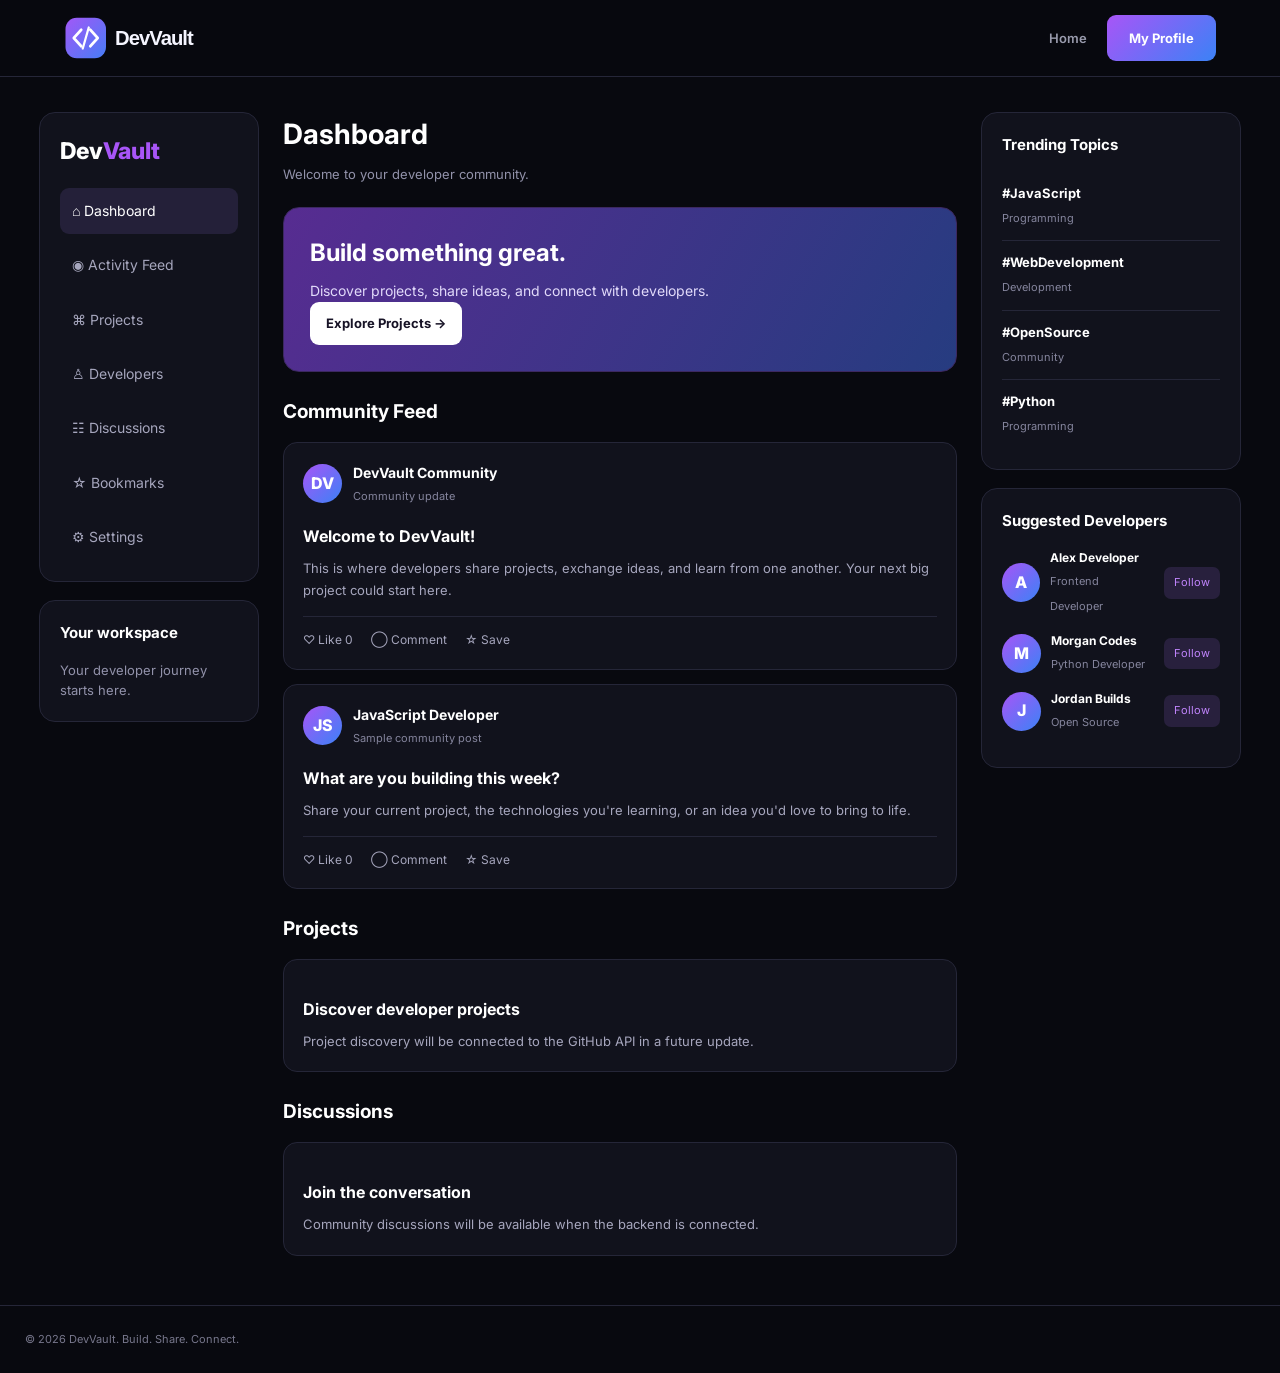
<file: dashboard.html>
<!DOCTYPE html>
<html lang="en">
<head>
    <meta charset="UTF-8">
    <meta name="viewport" content="width=device-width, initial-scale=1.0">
    <meta name="description" content="DevVault — Your developer community dashboard.">
    <title>Dashboard — DevVault</title>
    <link rel="icon" type="image/svg+xml" href="assets/favicon.svg">
    <link rel="stylesheet" href="css/style.css">
    <link rel="preconnect" href="https://fonts.googleapis.com">
    <link rel="preconnect" href="https://fonts.gstatic.com" crossorigin>
    <link href="https://fonts.googleapis.com/css2?family=Inter:wght@400;500;600;700;800&display=swap" rel="stylesheet">
    <style>
        .dashboard {
            max-width: 1250px;
            margin: auto;
            padding: 35px 24px;
            display: grid;
            grid-template-columns: 220px minmax(0, 1fr) 260px;
            gap: 24px;
        }

        .dash-panel {
            background: #11121c;
            border: 1px solid #252638;
            border-radius: 16px;
            padding: 20px;
        }

        .dash-sidebar, .dash-right {
            display: flex;
            flex-direction: column;
            gap: 18px;
        }

        .dash-brand {
            font-size: 23px;
            font-weight: 800;
            color: white;
            text-decoration: none;
        }

        .dash-brand span { color: #a855f7; }

        .dash-nav {
            display: flex;
            flex-direction: column;
            gap: 8px;
            margin-top: 18px;
        }

        .dash-nav a {
            color: #a6a6bd;
            text-decoration: none;
            padding: 12px;
            border-radius: 9px;
            font-size: 14px;
        }

        .dash-nav a:hover, .dash-nav a.active {
            background: #242039;
            color: white;
        }

        .dash-main { min-width: 0; }

        .dash-heading {
            margin-bottom: 22px;
        }

        .dash-heading h1 {
            color: white;
            font-size: 28px;
            margin: 0 0 7px;
        }

        .dash-heading p, .muted {
            color: #9292aa;
            font-size: 13px;
        }

        .welcome-card {
            padding: 26px;
            border-radius: 16px;
            background: linear-gradient(120deg, #572c91, #263c80);
            margin-bottom: 20px;
        }

        .welcome-card h2 {
            color: white;
            margin: 0 0 8px;
        }

        .welcome-card p {
            color: #e1dafa;
            font-size: 14px;
        }

        .dash-btn {
            display: inline-block;
            padding: 11px 16px;
            border-radius: 9px;
            background: white;
            color: #171326;
            text-decoration: none;
            font-size: 13px;
            font-weight: 700;
        }

        .feed-title {
            color: white;
            font-size: 19px;
            margin: 25px 0 14px;
        }

        .post {
            background: #11121c;
            border: 1px solid #252638;
            border-radius: 14px;
            padding: 19px;
            margin-bottom: 14px;
        }

        .post-top {
            display: flex;
            align-items: center;
            gap: 11px;
        }

        .avatar {
            width: 39px;
            height: 39px;
            border-radius: 50%;
            display: grid;
            place-items: center;
            background: linear-gradient(135deg, #a855f7, #3b82f6);
            color: white;
            font-weight: 800;
        }

        .post-name {
            color: white;
            font-size: 14px;
            font-weight: 700;
        }

        .post-time {
            color: #85859d;
            font-size: 11px;
            margin-top: 4px;
        }

        .post h3 {
            color: white;
            font-size: 16px;
            margin: 18px 0 8px;
        }

        .post p {
            color: #a6a6bd;
            font-size: 13px;
            line-height: 1.7;
        }

        .post-actions {
            display: flex;
            gap: 18px;
            border-top: 1px solid #252638;
            margin-top: 15px;
            padding-top: 13px;
        }

        .post-actions button {
            border: 0;
            background: none;
            color: #a6a6bd;
            cursor: pointer;
            font-size: 12px;
        }

        .post-actions button:hover,
        .post-actions button.liked {
            color: #c084fc;
        }

        .side-title {
            color: white;
            font-size: 15px;
            margin: 0 0 15px;
        }

        .trend {
            padding: 11px 0;
            border-bottom: 1px solid #252638;
        }

        .trend:last-child { border-bottom: 0; }

        .trend strong {
            display: block;
            color: white;
            font-size: 13px;
        }

        .trend span {
            color: #85859d;
            font-size: 11px;
        }

        .developer {
            display: flex;
            align-items: center;
            gap: 10px;
            margin: 13px 0;
        }

        .developer-info strong {
            color: white;
            display: block;
            font-size: 12px;
        }

        .developer-info span {
            color: #85859d;
            font-size: 11px;
        }

        .follow-btn {
            margin-left: auto;
            background: #28203d;
            color: #c084fc;
            border: 0;
            border-radius: 7px;
            padding: 7px 10px;
            cursor: pointer;
            font-size: 11px;
        }

        .dash-footer {
            text-align: center;
            color: #77778c;
            font-size: 11px;
            padding: 25px;
        }

        @media (max-width: 950px) {
            .dashboard {
                grid-template-columns: 190px minmax(0, 1fr);
            }
            .dash-right { display: none; }
        }

        @media (max-width: 650px) {
            .dashboard {
                grid-template-columns: 1fr;
                padding: 20px 14px;
            }
            .dash-sidebar { display: none; }
            .dash-heading h1 { font-size: 24px; }
        }
    </style>
</head>
<body>
    <header class="topbar">
        <a href="index.html" class="brand">
            <img src="assets/logo.svg" alt="DevVault" width="160">
        </a>
        <div class="header-actions">
            <a href="index.html" class="login-link">Home</a>
            <a href="#profile" class="signup-btn">My Profile</a>
        </div>
    </header>

    <main class="dashboard">
        <aside class="dash-sidebar">
            <div class="dash-panel">
                <a href="dashboard.html" class="dash-brand">Dev<span>Vault</span></a>
                <nav class="dash-nav">
                    <a href="dashboard.html" class="active">⌂ Dashboard</a>
                    <a href="#feed">◉ Activity Feed</a>
                    <a href="#projects">⌘ Projects</a>
                    <a href="#developers">♙ Developers</a>
                    <a href="#discussions">☷ Discussions</a>
                    <a href="#bookmarks">☆ Bookmarks</a>
                    <a href="#settings">⚙ Settings</a>
                </nav>
            </div>
            <div class="dash-panel">
                <h3 class="side-title">Your workspace</h3>
                <p class="muted">Your developer journey starts here.</p>
            </div>
        </aside>

        <section class="dash-main">
            <div class="dash-heading">
                <h1>Dashboard</h1>
                <p>Welcome to your developer community.</p>
            </div>

            <div class="welcome-card">
                <h2>Build something great.</h2>
                <p>Discover projects, share ideas, and connect with developers.</p>
                <a href="#projects" class="dash-btn">Explore Projects →</a>
            </div>

            <h2 class="feed-title" id="feed">Community Feed</h2>

            <article class="post">
                <div class="post-top">
                    <div class="avatar">DV</div>
                    <div>
                        <div class="post-name">DevVault Community</div>
                        <div class="post-time">Community update</div>
                    </div>
                </div>
                <h3>Welcome to DevVault!</h3>
                <p>This is where developers share projects, exchange ideas, and learn from one another. Your next big project could start here.</p>
                <div class="post-actions">
                    <button class="like-btn">♡ Like <span>0</span></button>
                    <button class="comment-btn">◯ Comment</button>
                    <button class="save-btn">☆ Save</button>
                </div>
            </article>

            <article class="post">
                <div class="post-top">
                    <div class="avatar">JS</div>
                    <div>
                        <div class="post-name">JavaScript Developer</div>
                        <div class="post-time">Sample community post</div>
                    </div>
                </div>
                <h3>What are you building this week?</h3>
                <p>Share your current project, the technologies you're learning, or an idea you'd love to bring to life.</p>
                <div class="post-actions">
                    <button class="like-btn">♡ Like <span>0</span></button>
                    <button class="comment-btn">◯ Comment</button>
                    <button class="save-btn">☆ Save</button>
                </div>
            </article>

            <h2 class="feed-title" id="projects">Projects</h2>
            <div class="post">
                <h3>Discover developer projects</h3>
                <p>Project discovery will be connected to the GitHub API in a future update.</p>
            </div>

            <h2 class="feed-title" id="discussions">Discussions</h2>
            <div class="post">
                <h3>Join the conversation</h3>
                <p>Community discussions will be available when the backend is connected.</p>
            </div>
        </section>

        <aside class="dash-right">
            <div class="dash-panel">
                <h3 class="side-title">Trending Topics</h3>
                <div class="trend">
                    <strong>#JavaScript</strong>
                    <span>Programming</span>
                </div>
                <div class="trend">
                    <strong>#WebDevelopment</strong>
                    <span>Development</span>
                </div>
                <div class="trend">
                    <strong>#OpenSource</strong>
                    <span>Community</span>
                </div>
                <div class="trend">
                    <strong>#Python</strong>
                    <span>Programming</span>
                </div>
            </div>

            <div class="dash-panel" id="developers">
                <h3 class="side-title">Suggested Developers</h3>
                <div class="developer">
                    <div class="avatar">A</div>
                    <div class="developer-info">
                        <strong>Alex Developer</strong>
                        <span>Frontend Developer</span>
                    </div>
                    <button class="follow-btn">Follow</button>
                </div>
                <div class="developer">
                    <div class="avatar">M</div>
                    <div class="developer-info">
                        <strong>Morgan Codes</strong>
                        <span>Python Developer</span>
                    </div>
                    <button class="follow-btn">Follow</button>
                </div>
                <div class="developer">
                    <div class="avatar">J</div>
                    <div class="developer-info">
                        <strong>Jordan Builds</strong>
                        <span>Open Source</span>
                    </div>
                    <button class="follow-btn">Follow</button>
                </div>
            </div>
        </aside>
    </main>

    <footer class="dash-footer">
        © 2026 DevVault. Build. Share. Connect.
    </footer>

    <script>
        document.querySelectorAll(".like-btn").forEach(button => {
            button.addEventListener("click", () => {
                const count = button.querySelector("span");
                const liked = button.classList.toggle("liked");
                count.textContent = Number(count.textContent) + (liked ? 1 : -1);
                button.firstChild.textContent = liked ? "♥ Like " : "♡ Like ";
            });
        });

        document.querySelectorAll(".save-btn").forEach(button => {
            button.addEventListener("click", () => {
                const saved = button.classList.toggle("liked");
                button.textContent = saved ? "★ Saved" : "☆ Save";
            });
        });

        document.querySelectorAll(".follow-btn").forEach(button => {
            button.addEventListener("click", () => {
                const following = button.textContent === "Following";
                button.textContent = following ? "Follow" : "Following";
            });
        });

        document.querySelectorAll(".comment-btn").forEach(button => {
            button.addEventListener("click", () => {
                alert("Comments will be available when the community backend is connected.");
            });
        });
    </script>
</body>
</html>
</file>
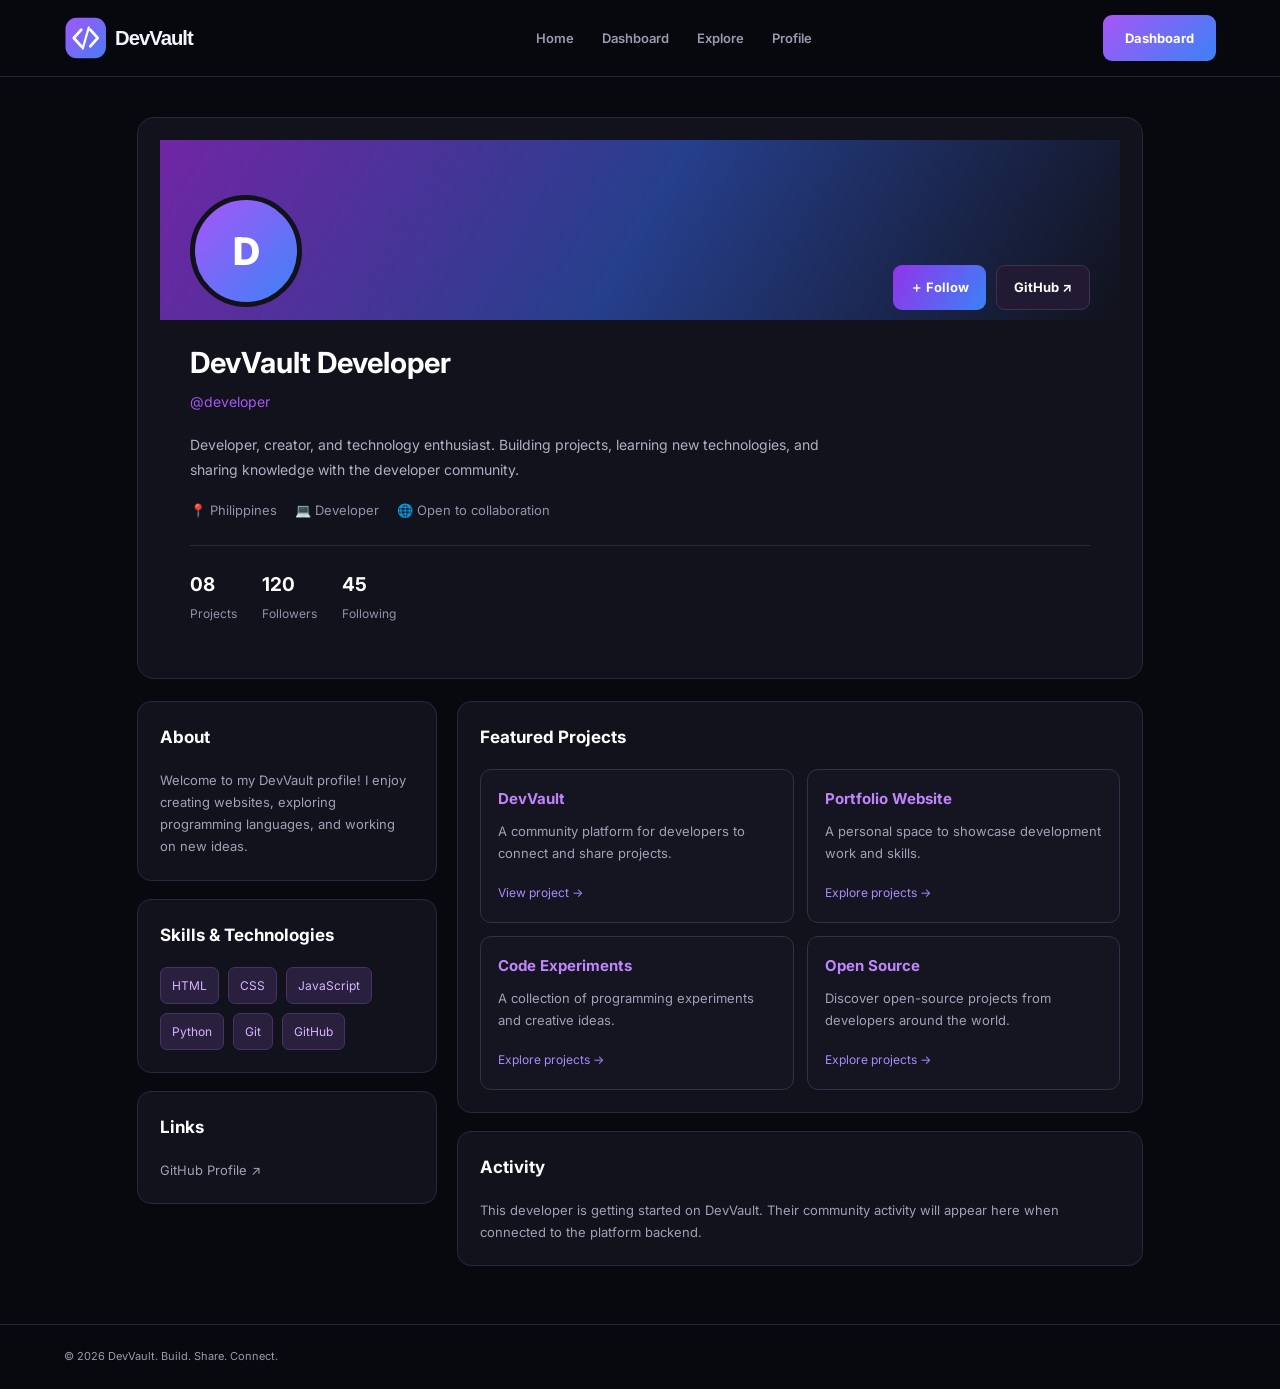
<file: profile.html>
<!DOCTYPE html>
<html lang="en">
<head>
    <meta charset="UTF-8">
    <meta name="viewport" content="width=device-width, initial-scale=1.0">
    <meta name="theme-color" content="#08090f">
    <meta name="description" content="Developer profile on DevVault.">
    <title>Developer Profile — DevVault</title>

    <link rel="icon" type="image/svg+xml" href="assets/favicon.svg">
    <link rel="stylesheet" href="css/style.css">

    <link rel="preconnect" href="https://fonts.googleapis.com">
    <link rel="preconnect" href="https://fonts.gstatic.com" crossorigin>
    <link href="https://fonts.googleapis.com/css2?family=Inter:wght@400;500;600;700;800&display=swap" rel="stylesheet">

    <style>
        .profile-container {
            max-width: 1050px;
            margin: auto;
            padding: 40px 22px;
        }

        .profile-card {
            background: #11121c;
            border: 1px solid #28283b;
            border-radius: 17px;
            overflow: hidden;
        }

        .profile-cover {
            height: 180px;
            background: linear-gradient(120deg, #7026a5, #263f8c, #11121c);
        }

        .profile-content {
            padding: 0 30px 30px;
        }

        .profile-top {
            display: flex;
            align-items: end;
            justify-content: space-between;
            gap: 15px;
            margin-top: -55px;
            flex-wrap: wrap;
        }

        .profile-avatar {
            width: 112px;
            height: 112px;
            border: 5px solid #11121c;
            border-radius: 50%;
            background: linear-gradient(135deg, #a855f7, #3b82f6);
            display: grid;
            place-items: center;
            color: white;
            font-size: 38px;
            font-weight: 800;
        }

        .profile-buttons {
            display: flex;
            gap: 10px;
            margin-bottom: 12px;
        }

        .profile-buttons button,
        .profile-buttons a {
            padding: 11px 17px;
            border-radius: 9px;
            border: 1px solid #39334e;
            background: #211a32;
            color: white;
            font-size: 13px;
            font-weight: 700;
            text-decoration: none;
            cursor: pointer;
        }

        .profile-buttons .follow {
            background: linear-gradient(120deg, #9333ea, #3b82f6);
            border: none;
        }

        .profile-name {
            margin-top: 18px;
        }

        .profile-name h1 {
            color: white;
            font-size: 29px;
            margin: 0 0 5px;
        }

        .profile-name .username {
            color: #a855f7;
            font-size: 14px;
        }

        .profile-bio {
            color: #b0b0c3;
            line-height: 1.8;
            font-size: 14px;
            max-width: 650px;
            margin: 18px 0;
        }

        .profile-details {
            display: flex;
            flex-wrap: wrap;
            gap: 18px;
            color: #9292aa;
            font-size: 13px;
        }

        .profile-stats {
            display: flex;
            gap: 25px;
            flex-wrap: wrap;
            padding-top: 24px;
            margin-top: 24px;
            border-top: 1px solid #29293b;
        }

        .stat strong {
            display: block;
            color: white;
            font-size: 19px;
        }

        .stat span {
            color: #9292aa;
            font-size: 12px;
        }

        .profile-layout {
            display: grid;
            grid-template-columns: 300px minmax(0, 1fr);
            gap: 20px;
            margin-top: 22px;
        }

        .profile-panel {
            background: #11121c;
            border: 1px solid #28283b;
            border-radius: 14px;
            padding: 22px;
            margin-bottom: 18px;
        }

        .profile-panel h2 {
            color: white;
            font-size: 17px;
            margin: 0 0 18px;
        }

        .profile-panel p {
            color: #a0a0b6;
            font-size: 13px;
            line-height: 1.7;
        }

        .skill-list {
            display: flex;
            flex-wrap: wrap;
            gap: 9px;
        }

        .skill {
            background: #29203d;
            border: 1px solid #493263;
            color: #d5b4ff;
            border-radius: 7px;
            padding: 8px 11px;
            font-size: 12px;
        }

        .project-list {
            display: grid;
            grid-template-columns: repeat(2, minmax(0, 1fr));
            gap: 13px;
        }

        .project {
            padding: 17px;
            border: 1px solid #303047;
            border-radius: 11px;
            background: #151522;
        }

        .project h3 {
            color: #c084fc;
            font-size: 15px;
            margin: 0 0 9px;
        }

        .project p {
            margin: 0 0 15px;
        }

        .project a {
            color: #a78bfa;
            font-size: 12px;
            text-decoration: none;
        }

        .profile-message {
            color: #9999ae;
            font-size: 13px;
            margin-top: 12px;
        }

        @media (max-width: 700px) {
            .profile-layout {
                grid-template-columns: 1fr;
            }

            .project-list {
                grid-template-columns: 1fr;
            }

            .profile-content {
                padding: 0 17px 22px;
            }

            .profile-name h1 {
                font-size: 24px;
            }

            .profile-cover {
                height: 135px;
            }
        }
    </style>
</head>

<body>

    <header class="topbar">
        <a href="index.html" class="brand">
            <img src="assets/logo.svg" alt="DevVault" width="160">
        </a>

        <nav class="desktop-nav">
            <a href="index.html">Home</a>
            <a href="dashboard.html">Dashboard</a>
            <a href="projects.html">Explore</a>
            <a href="profile.html">Profile</a>
        </nav>

        <div class="header-actions">
            <a href="dashboard.html" class="signup-btn">Dashboard</a>
        </div>
    </header>

    <main class="profile-container">

        <section class="profile-card">
            <div class="profile-cover"></div>

            <div class="profile-content">

                <div class="profile-top">
                    <div class="profile-avatar">D</div>

                    <div class="profile-buttons">
                        <button class="follow" id="follow-button">＋ Follow</button>
                        <a href="https://github.com/" target="_blank" rel="noopener noreferrer">GitHub ↗</a>
                    </div>
                </div>

                <div class="profile-name">
                    <h1>DevVault Developer</h1>
                    <div class="username">@developer</div>
                </div>

                <p class="profile-bio">
                    Developer, creator, and technology enthusiast.
                    Building projects, learning new technologies, and
                    sharing knowledge with the developer community.
                </p>

                <div class="profile-details">
                    <span>📍 Philippines</span>
                    <span>💻 Developer</span>
                    <span>🌐 Open to collaboration</span>
                </div>

                <div class="profile-stats">
                    <div class="stat">
                        <strong>08</strong>
                        <span>Projects</span>
                    </div>

                    <div class="stat">
                        <strong id="followers">120</strong>
                        <span>Followers</span>
                    </div>

                    <div class="stat">
                        <strong>45</strong>
                        <span>Following</span>
                    </div>
                </div>

            </div>
        </section>

        <div class="profile-layout">

            <aside>
                <section class="profile-panel">
                    <h2>About</h2>
                    <p>
                        Welcome to my DevVault profile! I enjoy creating
                        websites, exploring programming languages, and
                        working on new ideas.
                    </p>
                </section>

                <section class="profile-panel">
                    <h2>Skills & Technologies</h2>

                    <div class="skill-list">
                        <span class="skill">HTML</span>
                        <span class="skill">CSS</span>
                        <span class="skill">JavaScript</span>
                        <span class="skill">Python</span>
                        <span class="skill">Git</span>
                        <span class="skill">GitHub</span>
                    </div>
                </section>

                <section class="profile-panel">
                    <h2>Links</h2>
                    <p>
                        <a href="https://github.com/" target="_blank" rel="noopener noreferrer">
                            GitHub Profile ↗
                        </a>
                    </p>
                </section>
            </aside>

            <section>
                <div class="profile-panel">
                    <h2>Featured Projects</h2>

                    <div class="project-list">

                        <article class="project">
                            <h3>DevVault</h3>
                            <p>A community platform for developers to connect and share projects.</p>
                            <a href="index.html">View project →</a>
                        </article>

                        <article class="project">
                            <h3>Portfolio Website</h3>
                            <p>A personal space to showcase development work and skills.</p>
                            <a href="projects.html">Explore projects →</a>
                        </article>

                        <article class="project">
                            <h3>Code Experiments</h3>
                            <p>A collection of programming experiments and creative ideas.</p>
                            <a href="projects.html">Explore projects →</a>
                        </article>

                        <article class="project">
                            <h3>Open Source</h3>
                            <p>Discover open-source projects from developers around the world.</p>
                            <a href="projects.html">Explore projects →</a>
                        </article>

                    </div>
                </div>

                <div class="profile-panel">
                    <h2>Activity</h2>
                    <p>
                        This developer is getting started on DevVault.
                        Their community activity will appear here when
                        connected to the platform backend.
                    </p>
                </div>
            </section>

        </div>

    </main>

    <footer>
        <p>© 2026 DevVault. Build. Share. Connect.</p>
    </footer>

    <script>
        const followButton = document.getElementById("follow-button");
        const followers = document.getElementById("followers");

        let following = false;
        let followerCount = 120;

        followButton.addEventListener("click", () => {
            following = !following;

            followerCount += following ? 1 : -1;
            followers.textContent = followerCount;

            followButton.textContent = following ? "✓ Following" : "＋ Follow";
        });
    </script>

</body>
</html>
</file>
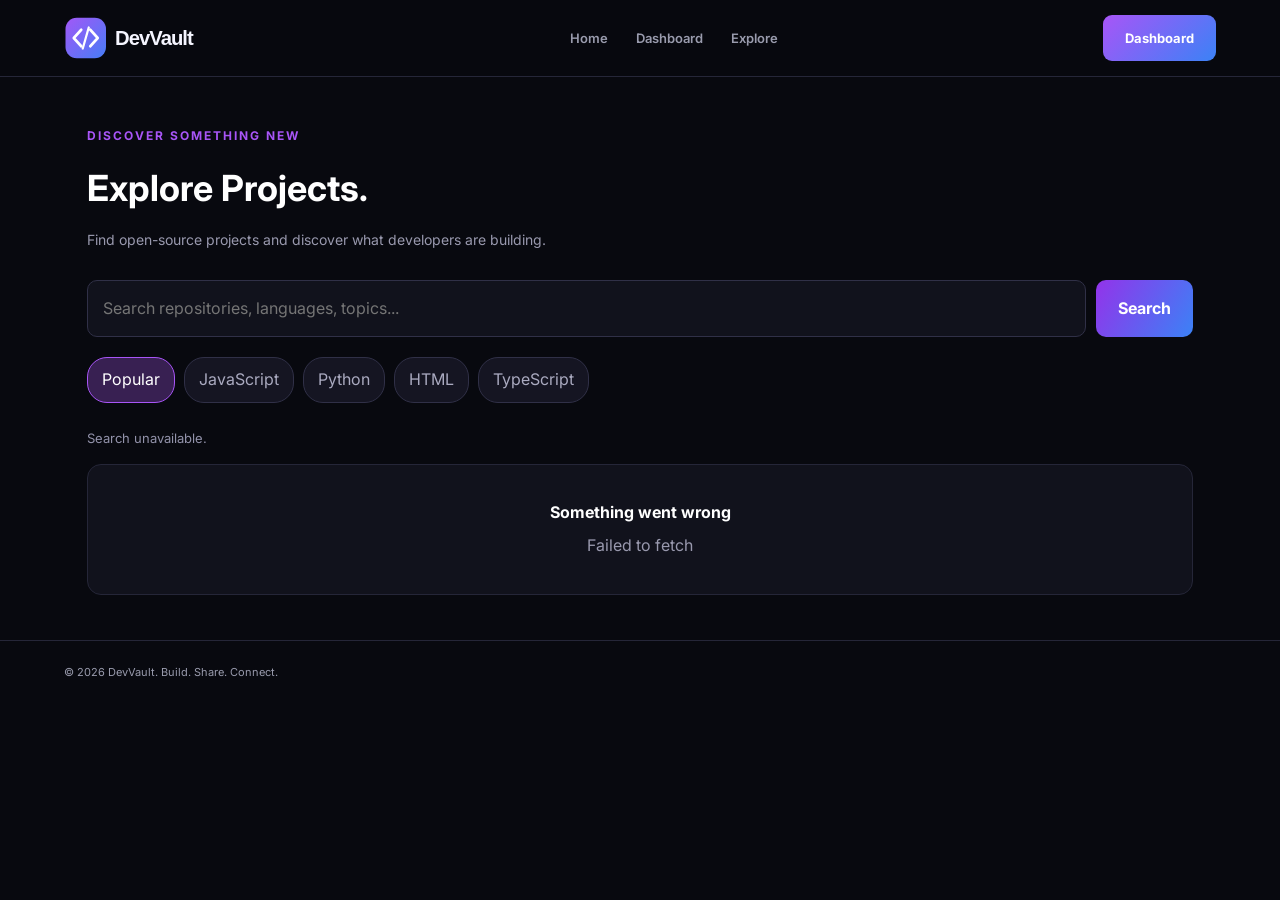
<file: projects.html>
<!DOCTYPE html>
<html lang="en">
<head>
    <meta charset="UTF-8">
    <meta name="viewport" content="width=device-width, initial-scale=1.0">
    <meta name="theme-color" content="#08090f">
    <title>Explore Projects — DevVault</title>
    <link rel="icon" type="image/svg+xml" href="assets/favicon.svg">
    <link rel="stylesheet" href="css/style.css">
    <link rel="preconnect" href="https://fonts.googleapis.com">
    <link rel="preconnect" href="https://fonts.gstatic.com" crossorigin>
    <link href="https://fonts.googleapis.com/css2?family=Inter:wght@400;500;600;700;800&display=swap" rel="stylesheet">

    <style>
        .explorer {
            max-width: 1150px;
            margin: auto;
            padding: 45px 22px;
        }

        .explorer-heading {
            margin-bottom: 28px;
        }

        .explorer-heading span {
            color: #a855f7;
            font-size: 12px;
            font-weight: 700;
            letter-spacing: 2px;
        }

        .explorer-heading h1 {
            color: white;
            font-size: 36px;
            margin: 12px 0;
        }

        .explorer-heading p {
            color: #9999ae;
            font-size: 14px;
        }

        .search-area {
            display: flex;
            gap: 10px;
            margin-bottom: 20px;
        }

        .search-area input {
            flex: 1;
            min-width: 0;
            padding: 15px;
            background: #11121c;
            border: 1px solid #303047;
            border-radius: 10px;
            color: white;
            font: inherit;
            outline: none;
        }

        .search-area input:focus {
            border-color: #a855f7;
        }

        .search-area button {
            padding: 0 22px;
            border: none;
            border-radius: 10px;
            color: white;
            background: linear-gradient(120deg, #9333ea, #3b82f6);
            font-weight: 700;
            cursor: pointer;
        }

        .filters {
            display: flex;
            flex-wrap: wrap;
            gap: 9px;
            margin-bottom: 25px;
        }

        .filter-btn {
            padding: 9px 14px;
            background: #151522;
            color: #aaaac0;
            border: 1px solid #303047;
            border-radius: 20px;
            cursor: pointer;
        }

        .filter-btn.active {
            color: white;
            background: #382052;
            border-color: #a855f7;
        }

        .results-info {
            color: #9292aa;
            font-size: 13px;
            margin-bottom: 15px;
        }

        .project-grid {
            display: grid;
            grid-template-columns: repeat(2, minmax(0, 1fr));
            gap: 15px;
        }

        .project-card {
            background: #11121c;
            border: 1px solid #252638;
            border-radius: 14px;
            padding: 20px;
            min-width: 0;
        }

        .project-card h3 {
            color: #c084fc;
            font-size: 16px;
            overflow-wrap: anywhere;
        }

        .project-card h3 a {
            color: inherit;
            text-decoration: none;
        }

        .project-card h3 a:hover {
            text-decoration: underline;
        }

        .project-card p {
            color: #a3a3b8;
            font-size: 13px;
            line-height: 1.7;
            min-height: 42px;
        }

        .project-owner {
            color: #77778f;
            font-size: 12px;
        }

        .project-meta {
            display: flex;
            flex-wrap: wrap;
            gap: 14px;
            margin-top: 18px;
            padding-top: 13px;
            border-top: 1px solid #29293b;
            color: #aaaac0;
            font-size: 12px;
        }

        .project-language {
            color: #c084fc;
        }

        .state-message {
            grid-column: 1 / -1;
            padding: 35px 15px;
            text-align: center;
            color: #9999ae;
            background: #11121c;
            border: 1px solid #252638;
            border-radius: 14px;
        }

        .state-message strong {
            display: block;
            color: white;
            margin-bottom: 8px;
        }

        @media (max-width: 650px) {
            .explorer-heading h1 {
                font-size: 28px;
            }

            .project-grid {
                grid-template-columns: 1fr;
            }

            .search-area button {
                padding: 0 14px;
            }
        }
    </style>
</head>

<body>
    <header class="topbar">
        <a href="index.html" class="brand">
            <img src="assets/logo.svg" alt="DevVault" width="160">
        </a>

        <nav class="desktop-nav">
            <a href="index.html">Home</a>
            <a href="dashboard.html">Dashboard</a>
            <a href="projects.html">Explore</a>
        </nav>

        <div class="header-actions">
            <a href="dashboard.html" class="signup-btn">Dashboard</a>
        </div>
    </header>

    <main class="explorer">
        <div class="explorer-heading">
            <span>DISCOVER SOMETHING NEW</span>
            <h1>Explore Projects.</h1>
            <p>Find open-source projects and discover what developers are building.</p>
        </div>

        <form class="search-area" id="search-form">
            <input
                type="search"
                id="search-input"
                placeholder="Search repositories, languages, topics..."
                aria-label="Search GitHub repositories"
                required
            >
            <button type="submit" id="search-button">Search</button>
        </form>

        <div class="filters">
            <button class="filter-btn active" data-query="stars:>100">Popular</button>
            <button class="filter-btn" data-query="language:javascript">JavaScript</button>
            <button class="filter-btn" data-query="language:python">Python</button>
            <button class="filter-btn" data-query="language:html">HTML</button>
            <button class="filter-btn" data-query="language:typescript">TypeScript</button>
        </div>

        <div class="results-info" id="results-info">
            Discovering popular repositories...
        </div>

        <section class="project-grid" id="project-grid">
            <div class="state-message">
                <strong>Loading projects...</strong>
                Please wait.
            </div>
        </section>
    </main>

    <footer>
        <p>© 2026 DevVault. Build. Share. Connect.</p>
    </footer>

    <script>
        const grid = document.getElementById("project-grid");
        const info = document.getElementById("results-info");
        const form = document.getElementById("search-form");
        const input = document.getElementById("search-input");
        const searchButton = document.getElementById("search-button");
        const filters = document.querySelectorAll(".filter-btn");

        let currentQuery = "stars:>100";
        let requestNumber = 0;

        function escapeHTML(value = "") {
            return String(value).replace(/[&<>"']/g, char => ({
                "&": "&amp;",
                "<": "&lt;",
                ">": "&gt;",
                '"': "&quot;",
                "'": "&#39;"
            })[char]);
        }

        function showMessage(title, message) {
            grid.innerHTML = `
                <div class="state-message">
                    <strong>${escapeHTML(title)}</strong>
                    ${escapeHTML(message)}
                </div>
            `;
        }

        function createCard(repo) {
            const description = repo.description || "No description provided.";
            const language = repo.language || "Not specified";
            const updated = new Date(repo.updated_at).toLocaleDateString();

            return `
                <article class="project-card">
                    <div class="project-owner">
                        ${escapeHTML(repo.owner.login)}
                    </div>

                    <h3>
                        <a href="${escapeHTML(repo.html_url)}"
                           target="_blank"
                           rel="noopener noreferrer">
                            ${escapeHTML(repo.name)}
                        </a>
                    </h3>

                    <p>${escapeHTML(description)}</p>

                    <div class="project-meta">
                        <span class="project-language">
                            ● ${escapeHTML(language)}
                        </span>
                        <span>★ ${Number(repo.stargazers_count).toLocaleString()}</span>
                        <span>⑂ ${Number(repo.forks_count).toLocaleString()}</span>
                        <span>Updated ${escapeHTML(updated)}</span>
                    </div>
                </article>
            `;
        }

        async function searchRepositories(query) {
            const thisRequest = ++requestNumber;

            currentQuery = query;
            info.textContent = "Searching GitHub...";
            searchButton.disabled = true;
            searchButton.textContent = "Searching...";
            showMessage("Finding projects", "Connecting to the GitHub public API...");

            try {
                const url = new URL("https://api.github.com/search/repositories");
                url.searchParams.set("q", query);
                url.searchParams.set("sort", "stars");
                url.searchParams.set("order", "desc");
                url.searchParams.set("per_page", "12");

                const response = await fetch(url, {
                    headers: {
                        "Accept": "application/vnd.github+json"
                    }
                });

                if (thisRequest !== requestNumber) return;

                if (response.status === 403 || response.status === 429) {
                    throw new Error("GitHub's search limit has been reached. Please wait and try again.");
                }

                if (!response.ok) {
                    throw new Error("GitHub could not complete the search. Please try again.");
                }

                const data = await response.json();

                if (!data.items || data.items.length === 0) {
                    info.textContent = "No repositories found.";
                    showMessage("No results", "Try a different search term.");
                    return;
                }

                grid.innerHTML = data.items.map(createCard).join("");
                info.textContent = `${data.total_count.toLocaleString()} repositories found. Showing up to 12 results.`;

            } catch (error) {
                if (thisRequest !== requestNumber) return;
                info.textContent = "Search unavailable.";
                showMessage("Something went wrong", error.message);
            } finally {
                if (thisRequest === requestNumber) {
                    searchButton.disabled = false;
                    searchButton.textContent = "Search";
                }
            }
        }

        form.addEventListener("submit", event => {
            event.preventDefault();

            const searchTerm = input.value.trim();

            if (!searchTerm) return;

            filters.forEach(button => button.classList.remove("active"));
            searchRepositories(searchTerm);
        });

        filters.forEach(button => {
            button.addEventListener("click", () => {
                filters.forEach(item => item.classList.remove("active"));
                button.classList.add("active");
                input.value = "";
                searchRepositories(button.dataset.query);
            });
        });

        searchRepositories(currentQuery);
    </script>
</body>
</html>
</file>
<file: css/style.css>
/* =========================================
   DEVAULT — COMPLETE WEBSITE STYLESHEET
   Build. Share. Connect.
========================================= */

/* RESET */

* {
    margin: 0;
    padding: 0;
    box-sizing: border-box;
}

html {
    scroll-behavior: smooth;
}

body {
    font-family: 'Inter', sans-serif;
    background: #08090f;
    color: #f5f5ff;
    line-height: 1.6;
    overflow-x: hidden;
}

a {
    color: inherit;
    text-decoration: none;
}

button,
input,
textarea,
select {
    font: inherit;
}

button {
    cursor: pointer;
}

img {
    max-width: 100%;
    display: block;
}

:root {
    --bg: #08090f;
    --surface: #11121c;
    --surface-light: #191a29;
    --border: #252638;
    --text: #f5f5ff;
    --muted: #999bad;
    --purple: #a855f7;
    --blue: #3b82f6;
    --gradient: linear-gradient(135deg, #a855f7, #3b82f6);
}

/* GLOBAL */

#app {
    min-height: 100vh;
}

.container {
    width: min(1150px, 92%);
    margin: auto;
}

.section-heading {
    text-align: center;
    margin-bottom: 45px;
}

.section-heading > span,
.community-section > span {
    color: var(--purple);
    font-size: 12px;
    font-weight: 800;
    letter-spacing: 2px;
}

.section-heading h2 {
    margin: 12px 0;
    font-size: clamp(28px, 4vw, 42px);
}

.section-heading p {
    color: var(--muted);
}

/* HEADER */

.topbar {
    width: 100%;
    min-height: 76px;
    padding: 14px 5%;
    display: flex;
    align-items: center;
    justify-content: space-between;
    gap: 25px;
    background: rgba(8, 9, 15, 0.9);
    border-bottom: 1px solid var(--border);
    position: sticky;
    top: 0;
    z-index: 100;
    backdrop-filter: blur(18px);
}

.brand {
    display: inline-flex;
    align-items: center;
    flex-shrink: 0;
}

.brand img {
    width: 180px;
    height: auto;
}

.desktop-nav {
    display: flex;
    align-items: center;
    gap: 28px;
}

.desktop-nav a,
.login-link {
    color: var(--muted);
    font-size: 13px;
    font-weight: 600;
    transition: 0.2s;
}

.desktop-nav a:hover,
.login-link:hover {
    color: white;
}

.header-actions {
    display: flex;
    align-items: center;
    gap: 20px;
}

.signup-btn,
.primary-btn {
    display: inline-flex;
    align-items: center;
    justify-content: center;
    padding: 13px 22px;
    color: white;
    background: var(--gradient);
    border-radius: 9px;
    font-weight: 700;
    font-size: 13px;
    transition: 0.25s;
}

.signup-btn:hover,
.primary-btn:hover {
    transform: translateY(-2px);
    box-shadow: 0 8px 30px rgba(124, 58, 237, 0.3);
}

.secondary-btn {
    display: inline-flex;
    align-items: center;
    justify-content: center;
    padding: 12px 21px;
    color: white;
    border: 1px solid var(--border);
    border-radius: 9px;
    font-weight: 600;
    font-size: 13px;
    transition: 0.2s;
}

.secondary-btn:hover {
    background: var(--surface-light);
    border-color: var(--purple);
}

/* HERO */

.hero {
    min-height: 620px;
    padding: 110px 20px 90px;
    display: flex;
    flex-direction: column;
    align-items: center;
    justify-content: center;
    text-align: center;
    background:
        radial-gradient(ellipse at 50% 15%, rgba(124, 58, 237, 0.2), transparent 55%),
        radial-gradient(ellipse at 80% 70%, rgba(59, 130, 246, 0.08), transparent 45%);
}

.hero-badge {
    display: inline-flex;
    align-items: center;
    gap: 9px;
    padding: 8px 14px;
    color: #c4b5fd;
    background: rgba(168, 85, 247, 0.1);
    border: 1px solid rgba(168, 85, 247, 0.25);
    border-radius: 50px;
    font-size: 10px;
    font-weight: 800;
    letter-spacing: 1.5px;
}

.status-dot {
    width: 7px;
    height: 7px;
    background: #4ade80;
    border-radius: 50%;
    box-shadow: 0 0 12px #4ade80;
}

.hero h1 {
    margin: 30px 0 18px;
    font-size: clamp(52px, 9vw, 92px);
    line-height: 1.05;
    font-weight: 800;
    letter-spacing: -5px;
}

.hero h1 span {
    background: var(--gradient);
    -webkit-background-clip: text;
    background-clip: text;
    color: transparent;
}

.hero > p {
    max-width: 620px;
    color: var(--muted);
    font-size: 16px;
}

.hero-actions {
    display: flex;
    justify-content: center;
    flex-wrap: wrap;
    gap: 13px;
    margin-top: 32px;
}

.hero-stats {
    display: flex;
    justify-content: center;
    flex-wrap: wrap;
    gap: 65px;
    margin-top: 75px;
}

.hero-stats div {
    display: flex;
    flex-direction: column;
}

.hero-stats strong {
    font-size: 23px;
    font-weight: 800;
}

.hero-stats span {
    color: var(--muted);
    font-size: 11px;
}

/* FEATURES */

.features {
    padding: 95px 5%;
}

.feature-grid {
    max-width: 1100px;
    margin: auto;
    display: grid;
    grid-template-columns: repeat(4, 1fr);
    gap: 17px;
}

.feature-card {
    padding: 28px 22px;
    background: var(--surface);
    border: 1px solid var(--border);
    border-radius: 15px;
    transition: 0.25s;
}

.feature-card:hover {
    transform: translateY(-5px);
    border-color: var(--purple);
    background: var(--surface-light);
}

.feature-icon {
    width: 45px;
    height: 45px;
    display: grid;
    place-items: center;
    margin-bottom: 22px;
    color: white;
    background: rgba(168, 85, 247, 0.15);
    border-radius: 12px;
    font-size: 21px;
}

.feature-card h3 {
    margin-bottom: 8px;
    font-size: 16px;
}

.feature-card p {
    color: var(--muted);
    font-size: 13px;
}

/* COMMUNITY */

.community-section {
    margin: 40px 5% 90px;
    padding: 90px 20px;
    text-align: center;
    background:
        radial-gradient(ellipse at center, rgba(124, 58, 237, 0.2), transparent 70%),
        var(--surface);
    border: 1px solid var(--border);
    border-radius: 22px;
}

.community-section h2 {
    margin: 20px 0 28px;
    font-size: clamp(30px, 5vw, 52px);
    line-height: 1.2;
}

/* FOOTER */

.footer-message {
    padding: 65px 20px;
    text-align: center;
    background: #0c0d16;
}

.footer-message h2 {
    font-size: 30px;
}

.footer-message p {
    margin: 8px 0 22px;
    color: var(--muted);
}

footer {
    padding: 23px 5%;
    display: flex;
    justify-content: space-between;
    flex-wrap: wrap;
    gap: 12px;
    background: #08090f;
    border-top: 1px solid var(--border);
    color: var(--muted);
    font-size: 11px;
}

/* DASHBOARD */

.dashboard-layout {
    min-height: 100vh;
    display: grid;
    grid-template-columns: 245px minmax(0, 1fr);
}

.sidebar {
    position: sticky;
    top: 0;
    height: 100vh;
    padding: 25px 17px;
    background: #0c0d16;
    border-right: 1px solid var(--border);
}

.sidebar-logo {
    margin-bottom: 35px;
}

.sidebar-nav {
    display: flex;
    flex-direction: column;
    gap: 7px;
}

.sidebar-nav a {
    padding: 12px 14px;
    color: var(--muted);
    border-radius: 9px;
    font-size: 13px;
    font-weight: 600;
}

.sidebar-nav a:hover,
.sidebar-nav a.active {
    color: white;
    background: rgba(168, 85, 247, 0.15);
}

.dashboard-main {
    min-width: 0;
    padding: 35px;
}

.dashboard-header {
    display: flex;
    justify-content: space-between;
    align-items: center;
    gap: 20px;
    margin-bottom: 30px;
}

.dashboard-header h1 {
    font-size: 26px;
}

.dashboard-header p {
    color: var(--muted);
    font-size: 13px;
}

.dashboard-content {
    display: grid;
    grid-template-columns: minmax(0, 1fr) 280px;
    gap: 22px;
}

.welcome-card {
    padding: 30px;
    margin-bottom: 22px;
    background: linear-gradient(120deg, #24113d, #101a37);
    border: 1px solid #3c2860;
    border-radius: 15px;
}

.welcome-card h2 {
    margin-bottom: 8px;
    font-size: 24px;
}

.welcome-card p {
    color: #c4bdd7;
    font-size: 13px;
}

/* CARDS AND FEED */

.card,
.feed-card,
.project-card,
.profile-card,
.panel-card {
    padding: 22px;
    background: var(--surface);
    border: 1px solid var(--border);
    border-radius: 13px;
}

.feed-card,
.project-card,
.profile-card {
    margin-bottom: 16px;
}

.feed-card h3,
.project-card h3 {
    margin-bottom: 8px;
    font-size: 16px;
}

.feed-card p,
.project-card p {
    color: var(--muted);
    font-size: 13px;
}

.feed-actions {
    display: flex;
    gap: 20px;
    margin-top: 18px;
}

.feed-actions button {
    color: var(--muted);
    background: none;
    border: none;
    font-size: 12px;
}

.feed-actions button:hover {
    color: var(--purple);
}

.panel-card h3 {
    margin-bottom: 15px;
}

.panel-card + .panel-card {
    margin-top: 16px;
}

/* PROJECTS */

.projects-page {
    max-width: 1150px;
    width: 92%;
    margin: 45px auto;
}

.projects-header {
    margin-bottom: 30px;
}

.projects-header h1 {
    font-size: 32px;
}

.projects-header p {
    color: var(--muted);
}

.search-bar {
    display: flex;
    gap: 10px;
    margin: 25px 0;
}

.search-bar input {
    flex: 1;
    min-width: 0;
    padding: 14px;
    color: white;
    background: var(--surface);
    border: 1px solid var(--border);
    border-radius: 9px;
    outline: none;
}

.search-bar input:focus {
    border-color: var(--purple);
}

.filter-list {
    display: flex;
    flex-wrap: wrap;
    gap: 9px;
    margin-bottom: 25px;
}

.filter-list button {
    padding: 9px 15px;
    color: var(--muted);
    background: var(--surface);
    border: 1px solid var(--border);
    border-radius: 30px;
    font-size: 12px;
}

.filter-list button.active,
.filter-list button:hover {
    color: white;
    border-color: var(--purple);
}

.projects-grid {
    display: grid;
    grid-template-columns: repeat(2, 1fr);
    gap: 16px;
}

.project-card a {
    color: #a78bfa;
}

/* PROFILE */

.profile-page {
    max-width: 1000px;
    width: 92%;
    margin: 45px auto;
}

.profile-banner {
    height: 180px;
    background: linear-gradient(120deg, #6d28d9, #2563eb);
    border-radius: 16px 16px 0 0;
}

.profile-info {
    padding: 25px;
    background: var(--surface);
    border: 1px solid var(--border);
    border-top: 0;
    border-radius: 0 0 16px 16px;
}

.profile-avatar {
    width: 95px;
    height: 95px;
    margin-top: -70px;
    margin-bottom: 15px;
    display: grid;
    place-items: center;
    color: white;
    background: var(--gradient);
    border: 5px solid var(--surface);
    border-radius: 50%;
    font-size: 30px;
    font-weight: 800;
}

.profile-info p {
    color: var(--muted);
}

.profile-stats {
    display: flex;
    flex-wrap: wrap;
    gap: 25px;
    margin-top: 20px;
}

.profile-skills {
    display: flex;
    flex-wrap: wrap;
    gap: 9px;
    margin-top: 20px;
}

.profile-skills span {
    padding: 7px 12px;
    color: #c4b5fd;
    background: rgba(168, 85, 247, 0.12);
    border-radius: 30px;
    font-size: 11px;
}

/* AUTHENTICATION */

.auth-page {
    min-height: 100vh;
    display: flex;
    align-items: center;
    justify-content: center;
    padding: 40px 20px;
    background:
        radial-gradient(circle at 50% 15%, rgba(124, 58, 237, 0.16), transparent 40%),
        var(--bg);
}

.auth-container {
    width: 100%;
    max-width: 460px;
    text-align: center;
}

.auth-brand {
    display: inline-block;
    margin-bottom: 30px;
}

.auth-card {
    padding: 36px;
    text-align: left;
    background: var(--surface);
    border: 1px solid var(--border);
    border-radius: 20px;
}

.auth-heading {
    text-align: center;
    margin-bottom: 28px;
}

.auth-heading h1 {
    margin: 18px 0 8px;
    font-size: 32px;
}

.auth-heading p {
    color: var(--muted);
    font-size: 14px;
}

.auth-tabs {
    display: flex;
    gap: 8px;
    padding: 5px;
    margin-bottom: 25px;
    background: rgba(255,255,255,0.04);
    border-radius: 10px;
}

.auth-tab {
    flex: 1;
    padding: 12px;
    color: var(--muted);
    background: transparent;
    border: 0;
    border-radius: 8px;
    font-weight: 600;
}

.auth-tab.active {
    color: white;
    background: #29223d;
}

.auth-field {
    margin-bottom: 19px;
}

.auth-field[hidden] {
    display: none;
}

.auth-field label {
    display: block;
    margin-bottom: 8px;
    color: #eee;
    font-size: 13px;
    font-weight: 600;
}

.auth-field input {
    width: 100%;
    padding: 14px;
    color: white;
    background: #090a12;
    border: 1px solid var(--border);
    border-radius: 9px;
    outline: none;
}

.auth-field input:focus {
    border-color: #8b5cf6;
}

.password-wrapper {
    display: flex;
    align-items: center;
    gap: 8px;
}

.password-wrapper input {
    min-width: 0;
    flex: 1;
}

.password-wrapper button {
    padding: 10px;
    color: #a78bfa;
    background: transparent;
    border: 0;
}

.auth-submit {
    width: 100%;
    margin-top: 8px;
    border: 0;
}

.auth-submit:disabled {
    opacity: 0.6;
    cursor: not-allowed;
}

.auth-message {
    min-height: 20px;
    margin-top: 15px;
    font-size: 13px;
    line-height: 1.5;
}

.auth-message.error {
    color: #fb7185;
}

.auth-message.success {
    color: #4ade80;
}

.auth-switch {
    margin-top: 22px;
    color: var(--muted);
    text-align: center;
    font-size: 13px;
}

.auth-switch button {
    color: #a78bfa;
    background: none;
    border: 0;
    font-weight: 700;
}

.auth-back {
    margin-top: 22px;
    text-align: center;
}

.auth-back a {
    color: var(--muted);
    font-size: 13px;
}

.auth-footer {
    margin-top: 25px;
    color: var(--muted);
    font-size: 12px;
}

/* FORMS */

.form-group {
    margin-bottom: 18px;
}

.form-group label {
    display: block;
    margin-bottom: 8px;
    font-size: 13px;
    font-weight: 600;
}

.form-group input,
.form-group textarea,
.form-group select {
    width: 100%;
    padding: 13px;
    color: white;
    background: #090a12;
    border: 1px solid var(--border);
    border-radius: 9px;
    outline: none;
}

.form-group textarea {
    min-height: 120px;
    resize: vertical;
}

.form-group input:focus,
.form-group textarea:focus,
.form-group select:focus {
    border-color: var(--purple);
}

/* UTILITIES */

.text-muted {
    color: var(--muted);
}

.gradient-text {
    background: var(--gradient);
    -webkit-background-clip: text;
    background-clip: text;
    color: transparent;
}

.hidden {
    display: none !important;
}

.empty-state {
    padding: 45px 20px;
    color: var(--muted);
    text-align: center;
    background: var(--surface);
    border: 1px dashed var(--border);
    border-radius: 12px;
}

/* RESPONSIVE */

@media (max-width: 900px) {
    .feature-grid {
        grid-template-columns: repeat(2, 1fr);
    }

    .dashboard-layout {
        grid-template-columns: 190px minmax(0, 1fr);
    }

    .dashboard-content {
        grid-template-columns: 1fr;
    }

    .projects-grid {
        grid-template-columns: 1fr;
    }
}

@media (max-width: 650px) {
    .topbar {
        flex-wrap: wrap;
        padding: 14px 4%;
    }

    .brand img {
        width: 145px;
    }

    .desktop-nav {
        order: 3;
        width: 100%;
        justify-content: center;
        gap: 15px;
        overflow-x: auto;
    }

    .desktop-nav a {
        font-size: 11px;
        white-space: nowrap;
    }

    .header-actions {
        gap: 10px;
    }

    .signup-btn {
        padding: 10px 13px;
        font-size: 11px;
    }

    .hero {
        min-height: 550px;
        padding: 80px 18px;
    }

    .hero h1 {
        font-size: 55px;
        letter-spacing: -3px;
    }

    .hero > p {
        font-size: 14px;
    }

    .hero-stats {
        gap: 25px;
        margin-top: 55px;
    }

    .features {
        padding: 65px 5%;
    }

    .feature-grid {
        gap: 12px;
    }

    .feature-card {
        padding: 20px 15px;
    }

    .community-section {
        padding: 65px 18px;
        margin: 20px 4% 60px;
    }

    footer {
        flex-direction: column;
        text-align: center;
    }

    .dashboard-layout {
        display: block;
    }

    .sidebar {
        position: relative;
        height: auto;
        padding: 15px;
        border-right: 0;
        border-bottom: 1px solid var(--border);
    }

    .sidebar-logo {
        margin-bottom: 15px;
    }

    .sidebar-nav {
        flex-direction: row;
        overflow-x: auto;
    }

    .sidebar-nav a {
        white-space: nowrap;
    }

    .dashboard-main {
        padding: 20px 15px;
    }

    .dashboard-header {
        align-items: flex-start;
        flex-direction: column;
    }

    .projects-page,
    .profile-page {
        margin-top: 25px;
    }

    .auth-card {
        padding: 24px 18px;
    }

    .auth-heading h1 {
        font-size: 27px;
    }
}

@media (max-width: 380px) {
    .feature-grid {
        grid-template-columns: 1fr;
    }

    .hero h1 {
        font-size: 46px;
    }

    .header-actions {
        gap: 7px;
    }
}
</file>
